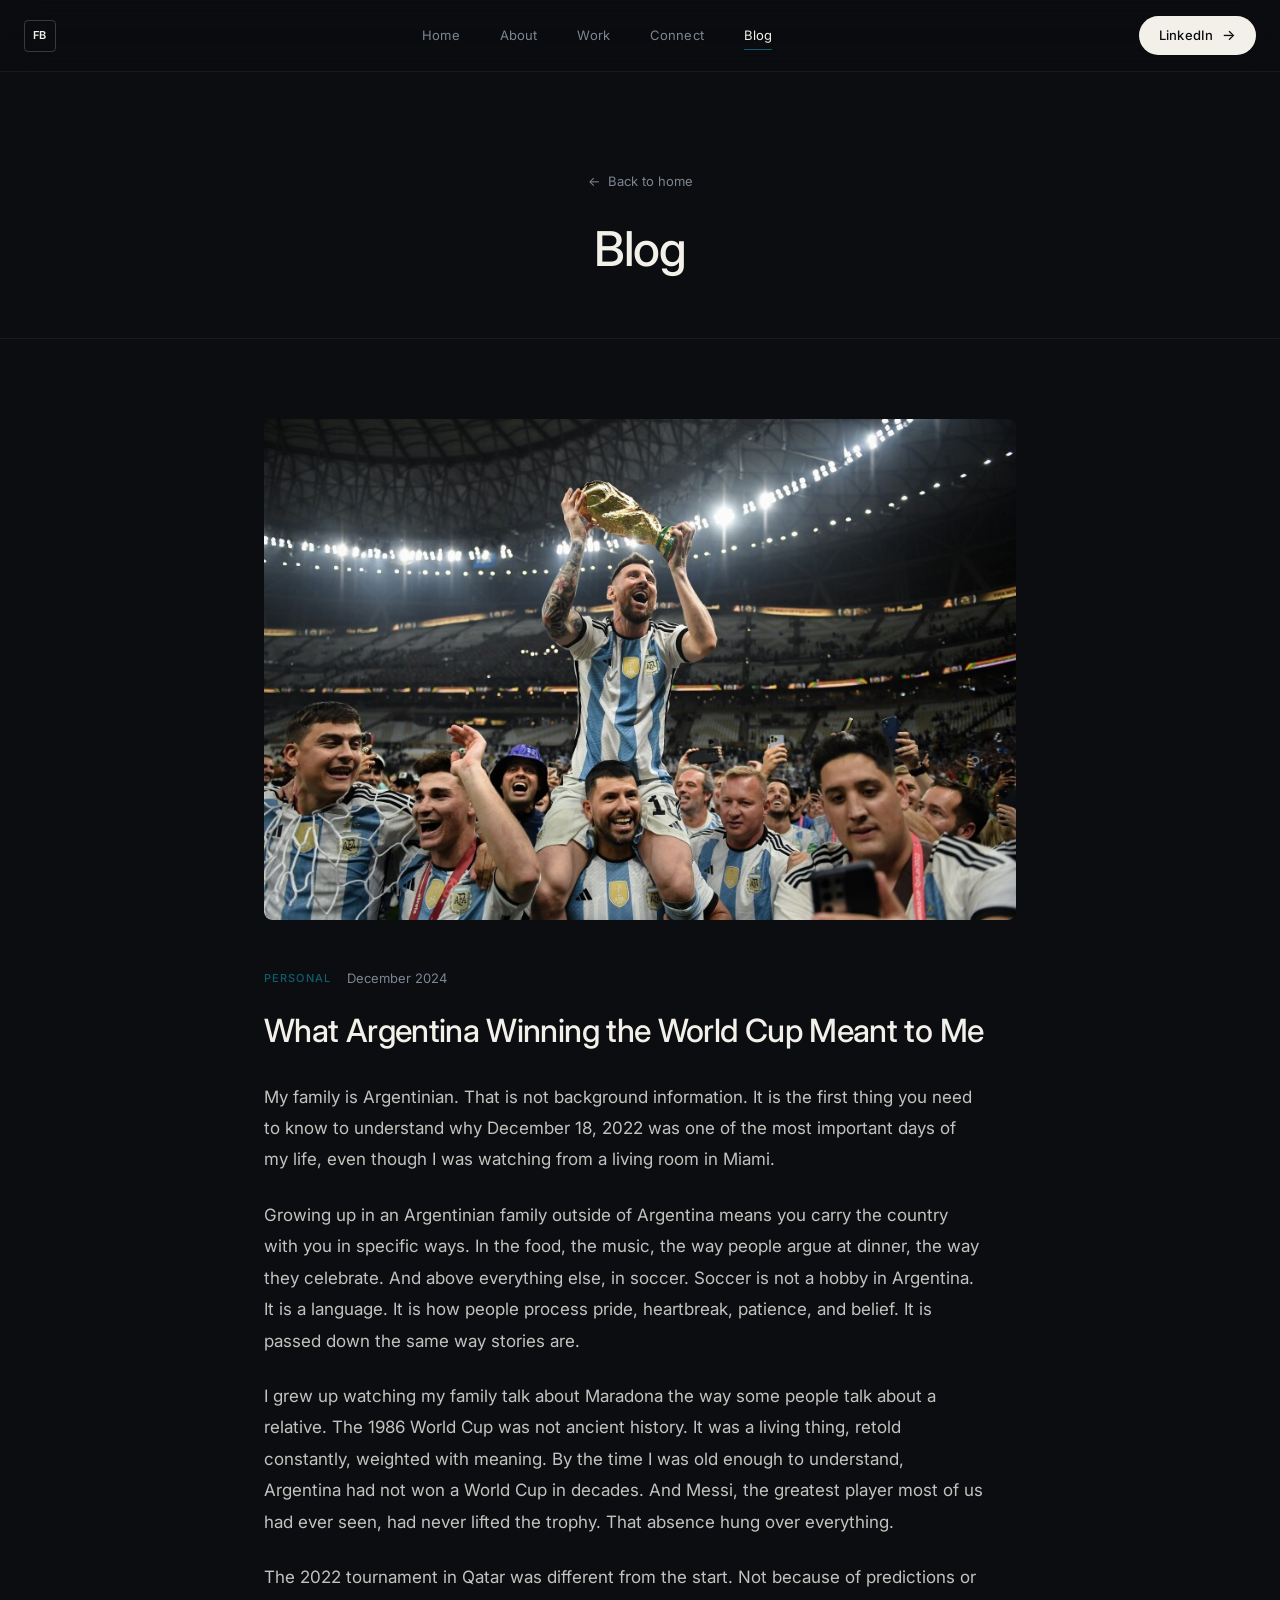
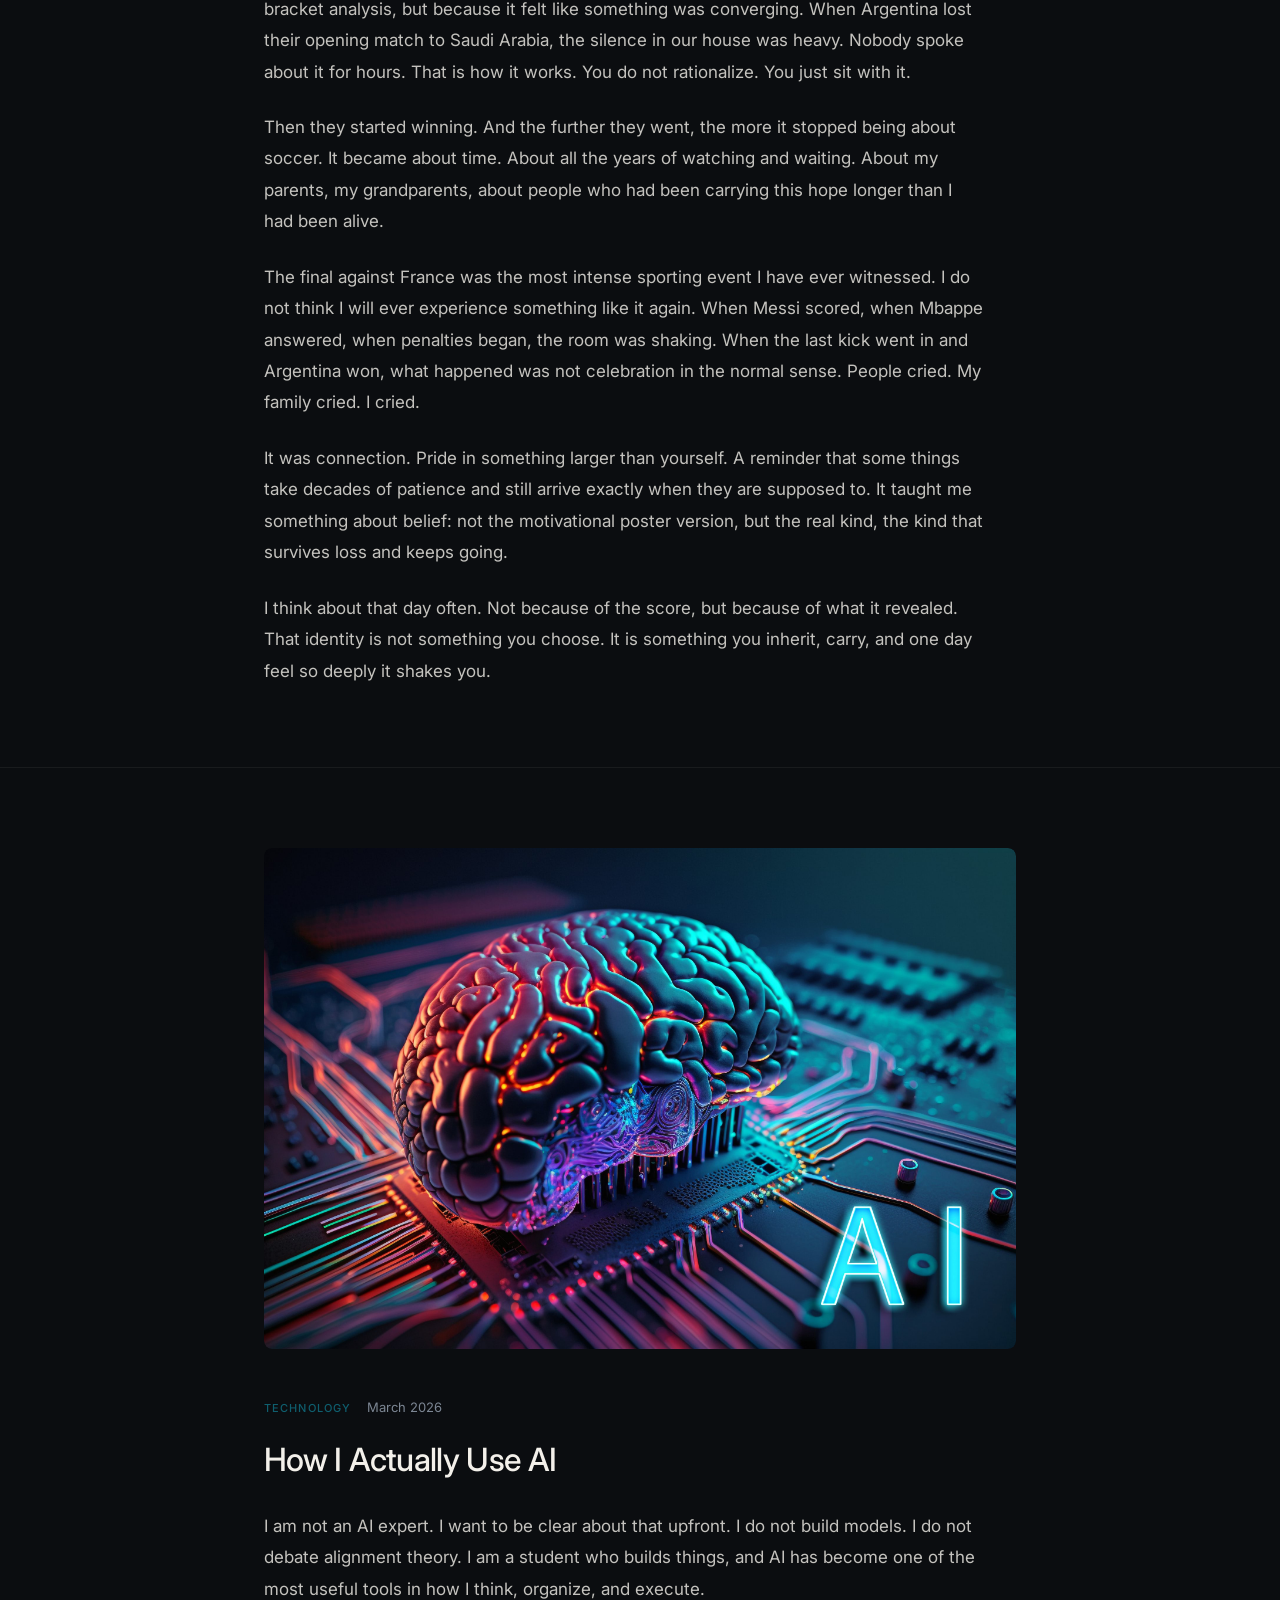
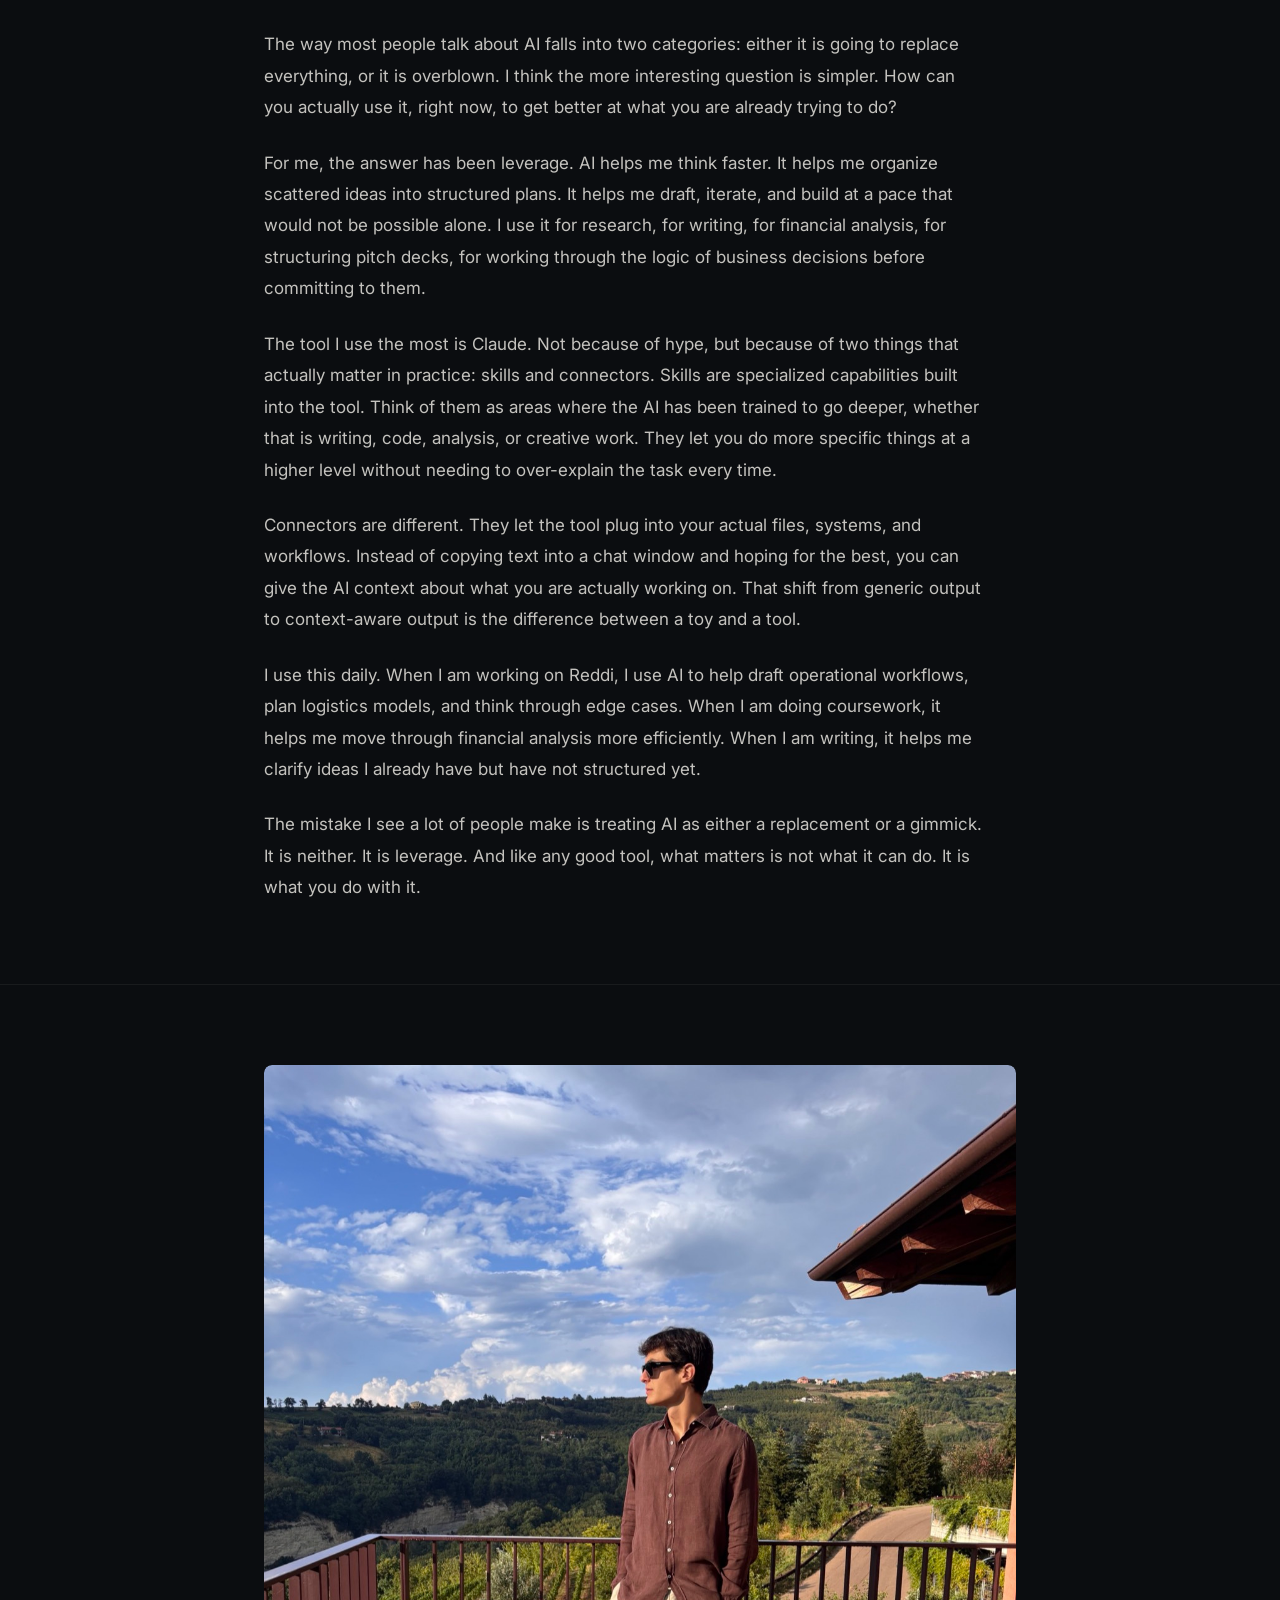
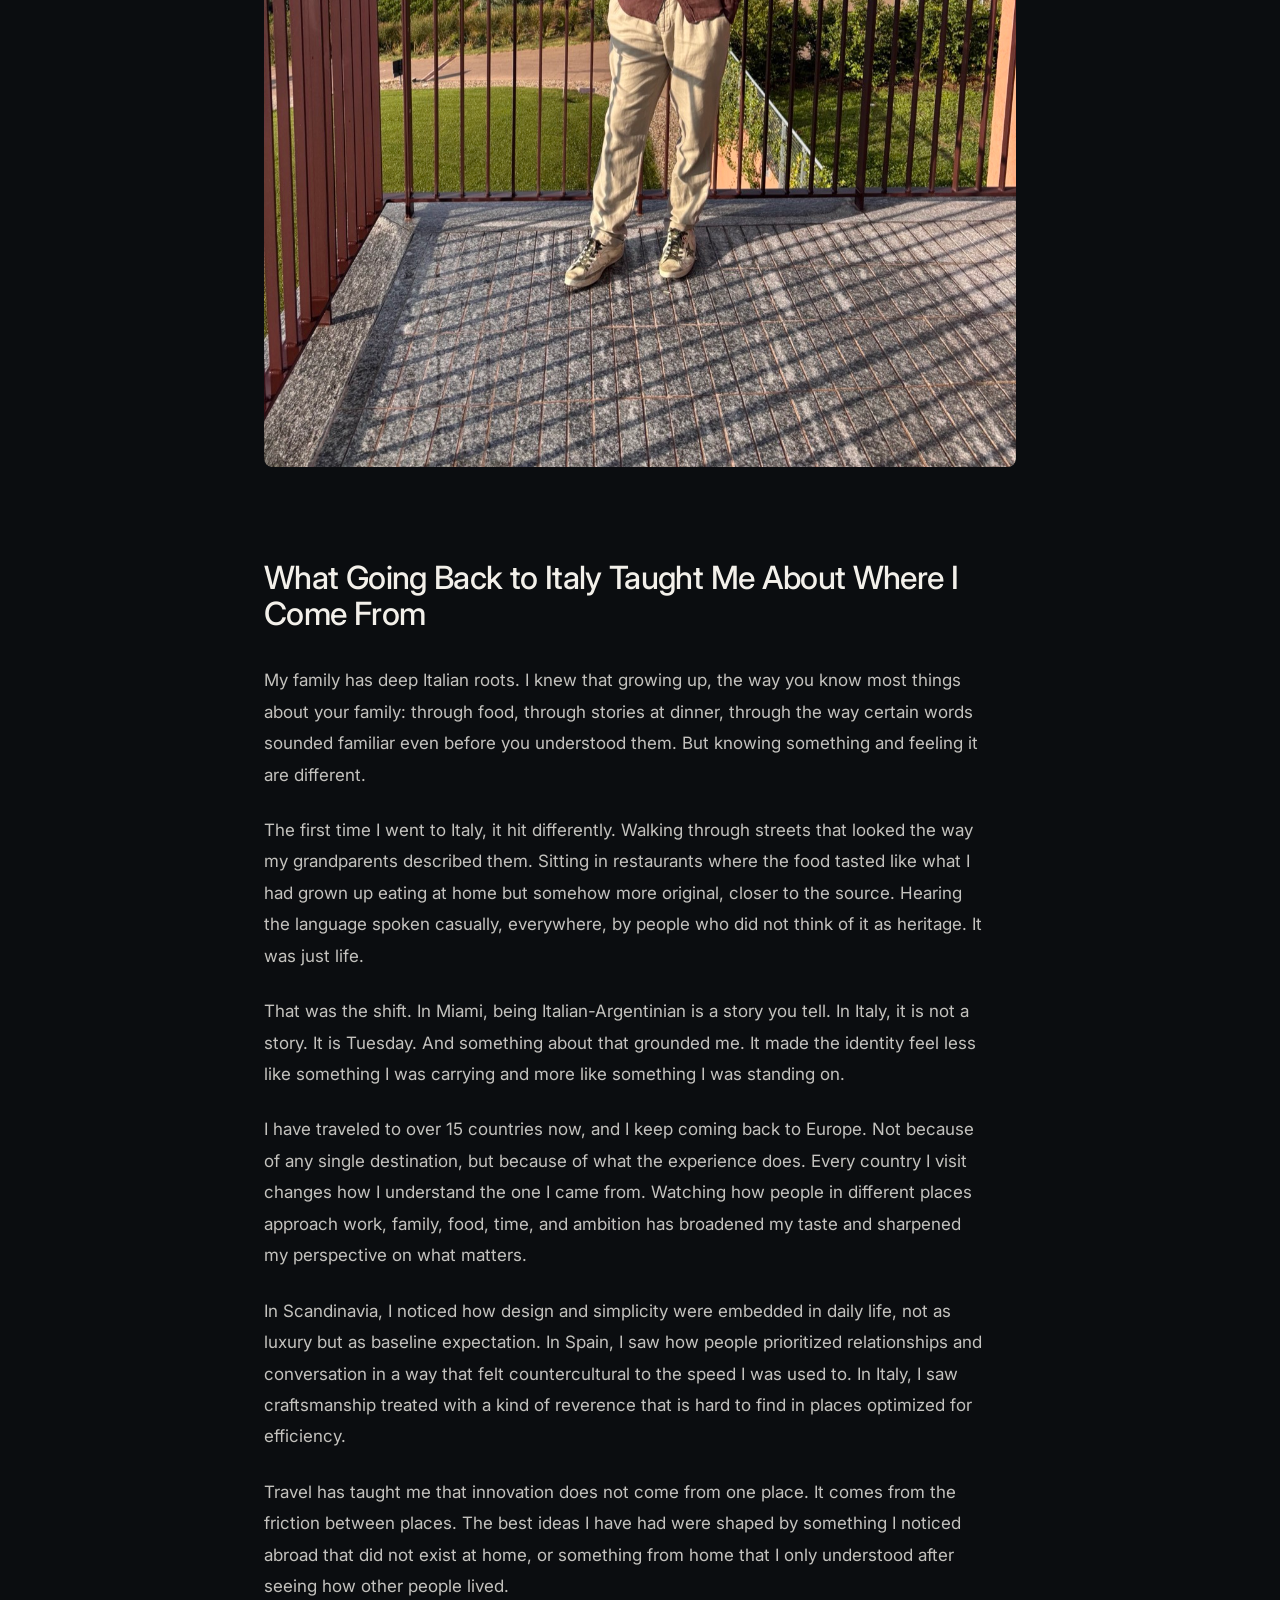
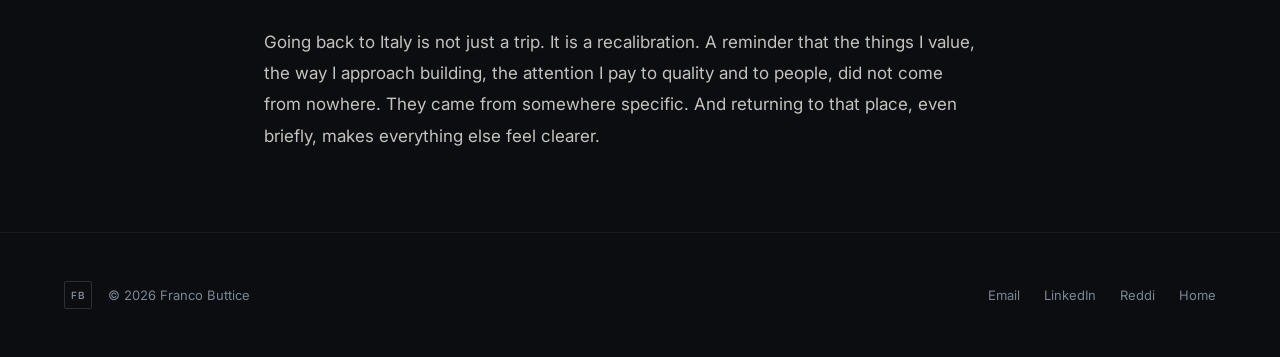
<file: blog.html>
<!DOCTYPE html>
<html lang="en">
<head>
  <meta charset="UTF-8">
  <meta name="viewport" content="width=device-width, initial-scale=1.0">
  <title>Blog - Franco Buttice</title>
  <meta name="description" content="Thoughts on identity, technology, and building. By Franco Buttice.">

  <!-- Favicon -->
  <link rel="icon" type="image/svg+xml" href="data:image/svg+xml,<svg xmlns='http://www.w3.org/2000/svg' viewBox='0 0 32 32'><rect width='32' height='32' rx='4' fill='%230B0D10'/><text x='50%25' y='55%25' dominant-baseline='central' text-anchor='middle' fill='%23F3F0EA' font-family='system-ui' font-size='14' font-weight='600' letter-spacing='0.5'>FB</text></svg>">

  <!-- Fonts -->
  <link rel="preconnect" href="https://fonts.googleapis.com">
  <link rel="preconnect" href="https://fonts.gstatic.com" crossorigin>
  <link href="https://fonts.googleapis.com/css2?family=Inter:wght@300;400;500;600;700&display=swap" rel="stylesheet">

  <!-- Styles -->
  <link rel="stylesheet" href="css/style.css">
</head>
<body>

  <!-- ============ NAVBAR ============ -->
  <nav class="navbar scrolled" role="navigation" aria-label="Main navigation">
    <div class="navbar__inner">
      <a href="index.html" class="navbar__logo">
        <span class="navbar__monogram">FB</span>
      </a>

      <div class="navbar__links">
        <a href="index.html#home" class="navbar__link">Home</a>
        <a href="index.html#about" class="navbar__link">About</a>
        <a href="index.html#work" class="navbar__link">Work</a>
        <a href="index.html#connect" class="navbar__link">Connect</a>
        <a href="blog.html" class="navbar__link active">Blog</a>
      </div>

      <div class="navbar__cta">
        <a href="https://www.linkedin.com/in/francobuttice/" target="_blank" rel="noopener noreferrer" class="btn btn--primary btn--sm">
          LinkedIn <span class="btn-arrow">&rarr;</span>
        </a>
      </div>

      <button class="navbar__toggle" id="navToggle" aria-label="Toggle navigation menu" aria-expanded="false">
        <span></span>
        <span></span>
        <span></span>
      </button>
    </div>

    <div class="navbar__mobile-menu" id="mobileMenu">
      <a href="index.html#home" class="navbar__mobile-link">Home</a>
      <a href="index.html#about" class="navbar__mobile-link">About</a>
      <a href="index.html#work" class="navbar__mobile-link">Work</a>
      <a href="index.html#connect" class="navbar__mobile-link">Connect</a>
      <a href="blog.html" class="navbar__mobile-link active">Blog</a>
      <a href="https://www.linkedin.com/in/francobuttice/" target="_blank" rel="noopener noreferrer" class="btn btn--primary" style="margin-top: 16px;">
        Connect on LinkedIn <span class="btn-arrow">&rarr;</span>
      </a>
    </div>
  </nav>

  <!-- ============ BLOG PAGE ============ -->
  <main class="blog-page section--dark">

    <div class="blog-page__header">
      <div class="container container--narrow">
        <a href="index.html" class="blog-page__back reveal">
          <span>&larr;</span> Back to home
        </a>
        <h1 class="display-lg blog-page__title reveal">Blog</h1>
      </div>
    </div>

    <!-- ===== POST 1: Argentina World Cup ===== -->
    <article class="blog-post" id="post-argentina">
      <div class="container container--narrow">
        <div class="blog-post__hero-image reveal">
          <img src="media/argentina-blog.jpg" alt="Argentina World Cup celebration" loading="lazy">
        </div>
        <div class="blog-post__meta reveal">
          <span class="label-sm blog-post__category">Personal</span>
          <span class="blog-post__date">December 2024</span>
        </div>
        <h2 class="display-md blog-post__title reveal">What Argentina Winning the World Cup Meant to Me</h2>
        <div class="blog-post__body reveal">
          <p>
            My family is Argentinian. That is not background information. It is the first thing you need to know to understand why December 18, 2022 was one of the most important days of my life, even though I was watching from a living room in Miami.
          </p>
          <p>
            Growing up in an Argentinian family outside of Argentina means you carry the country with you in specific ways. In the food, the music, the way people argue at dinner, the way they celebrate. And above everything else, in soccer. Soccer is not a hobby in Argentina. It is a language. It is how people process pride, heartbreak, patience, and belief. It is passed down the same way stories are.
          </p>
          <p>
            I grew up watching my family talk about Maradona the way some people talk about a relative. The 1986 World Cup was not ancient history. It was a living thing, retold constantly, weighted with meaning. By the time I was old enough to understand, Argentina had not won a World Cup in decades. And Messi, the greatest player most of us had ever seen, had never lifted the trophy. That absence hung over everything.
          </p>
          <p>
            The 2022 tournament in Qatar was different from the start. Not because of predictions or bracket analysis, but because it felt like something was converging. When Argentina lost their opening match to Saudi Arabia, the silence in our house was heavy. Nobody spoke about it for hours. That is how it works. You do not rationalize. You just sit with it.
          </p>
          <p>
            Then they started winning. And the further they went, the more it stopped being about soccer. It became about time. About all the years of watching and waiting. About my parents, my grandparents, about people who had been carrying this hope longer than I had been alive.
          </p>
          <p>
            The final against France was the most intense sporting event I have ever witnessed. I do not think I will ever experience something like it again. When Messi scored, when Mbappe answered, when penalties began, the room was shaking. When the last kick went in and Argentina won, what happened was not celebration in the normal sense. People cried. My family cried. I cried.
          </p>
          <p>
            It was connection. Pride in something larger than yourself. A reminder that some things take decades of patience and still arrive exactly when they are supposed to. It taught me something about belief: not the motivational poster version, but the real kind, the kind that survives loss and keeps going.
          </p>
          <p>
            I think about that day often. Not because of the score, but because of what it revealed. That identity is not something you choose. It is something you inherit, carry, and one day feel so deeply it shakes you.
          </p>
        </div>
      </div>
    </article>

    <!-- ===== POST 2: AI ===== -->
    <article class="blog-post" id="post-ai">
      <div class="container container--narrow">
        <div class="blog-post__hero-image reveal">
          <img src="media/ai-blog.jpg" alt="AI and automation" loading="lazy">
        </div>
        <div class="blog-post__meta reveal">
          <span class="label-sm blog-post__category">Technology</span>
          <span class="blog-post__date">March 2026</span>
        </div>
        <h2 class="display-md blog-post__title reveal">How I Actually Use AI</h2>
        <div class="blog-post__body reveal">
          <p>
            I am not an AI expert. I want to be clear about that upfront. I do not build models. I do not debate alignment theory. I am a student who builds things, and AI has become one of the most useful tools in how I think, organize, and execute.
          </p>
          <p>
            The way most people talk about AI falls into two categories: either it is going to replace everything, or it is overblown. I think the more interesting question is simpler. How can you actually use it, right now, to get better at what you are already trying to do?
          </p>
          <p>
            For me, the answer has been leverage. AI helps me think faster. It helps me organize scattered ideas into structured plans. It helps me draft, iterate, and build at a pace that would not be possible alone. I use it for research, for writing, for financial analysis, for structuring pitch decks, for working through the logic of business decisions before committing to them.
          </p>
          <p>
            The tool I use the most is Claude. Not because of hype, but because of two things that actually matter in practice: skills and connectors. Skills are specialized capabilities built into the tool. Think of them as areas where the AI has been trained to go deeper, whether that is writing, code, analysis, or creative work. They let you do more specific things at a higher level without needing to over-explain the task every time.
          </p>
          <p>
            Connectors are different. They let the tool plug into your actual files, systems, and workflows. Instead of copying text into a chat window and hoping for the best, you can give the AI context about what you are actually working on. That shift from generic output to context-aware output is the difference between a toy and a tool.
          </p>
          <p>
            I use this daily. When I am working on Reddi, I use AI to help draft operational workflows, plan logistics models, and think through edge cases. When I am doing coursework, it helps me move through financial analysis more efficiently. When I am writing, it helps me clarify ideas I already have but have not structured yet.
          </p>
          <p>
            The mistake I see a lot of people make is treating AI as either a replacement or a gimmick. It is neither. It is leverage. And like any good tool, what matters is not what it can do. It is what you do with it.
          </p>
        </div>
      </div>
    </article>

    <!-- ===== POST 3: Italy / Europe / Travel ===== -->
    <article class="blog-post" id="post-italy">
      <div class="container container--narrow">
        <div class="blog-post__hero-image reveal">
          <img src="media/italy-blog.jpg" alt="Franco in Italy" loading="lazy">
        </div>
        <div class="blog-post__meta reveal">
          <span class="label-sm blog-post__category">Travel &amp; Identity</span>
          <span class="blog-post__date">January 2026</span>
        </div>
        <h2 class="display-md blog-post__title reveal">What Going Back to Italy Taught Me About Where I Come From</h2>
        <div class="blog-post__body reveal">
          <p>
            My family has deep Italian roots. I knew that growing up, the way you know most things about your family: through food, through stories at dinner, through the way certain words sounded familiar even before you understood them. But knowing something and feeling it are different.
          </p>
          <p>
            The first time I went to Italy, it hit differently. Walking through streets that looked the way my grandparents described them. Sitting in restaurants where the food tasted like what I had grown up eating at home but somehow more original, closer to the source. Hearing the language spoken casually, everywhere, by people who did not think of it as heritage. It was just life.
          </p>
          <p>
            That was the shift. In Miami, being Italian-Argentinian is a story you tell. In Italy, it is not a story. It is Tuesday. And something about that grounded me. It made the identity feel less like something I was carrying and more like something I was standing on.
          </p>
          <p>
            I have traveled to over 15 countries now, and I keep coming back to Europe. Not because of any single destination, but because of what the experience does. Every country I visit changes how I understand the one I came from. Watching how people in different places approach work, family, food, time, and ambition has broadened my taste and sharpened my perspective on what matters.
          </p>
          <p>
            In Scandinavia, I noticed how design and simplicity were embedded in daily life, not as luxury but as baseline expectation. In Spain, I saw how people prioritized relationships and conversation in a way that felt countercultural to the speed I was used to. In Italy, I saw craftsmanship treated with a kind of reverence that is hard to find in places optimized for efficiency.
          </p>
          <p>
            Travel has taught me that innovation does not come from one place. It comes from the friction between places. The best ideas I have had were shaped by something I noticed abroad that did not exist at home, or something from home that I only understood after seeing how other people lived.
          </p>
          <p>
            Going back to Italy is not just a trip. It is a recalibration. A reminder that the things I value, the way I approach building, the attention I pay to quality and to people, did not come from nowhere. They came from somewhere specific. And returning to that place, even briefly, makes everything else feel clearer.
          </p>
        </div>
      </div>
    </article>

  </main>

  <!-- ============ FOOTER ============ -->
  <footer class="footer">
    <div class="container">
      <div class="footer__inner">
        <div class="footer__left">
          <span class="footer__monogram">FB</span>
          <span class="footer__copy">&copy; 2026 Franco Buttice</span>
        </div>
        <div class="footer__links">
          <a href="mailto:francobuttice@miami.edu" class="footer__link">Email</a>
          <a href="https://www.linkedin.com/in/francobuttice/" target="_blank" rel="noopener noreferrer" class="footer__link">LinkedIn</a>
          <a href="https://reddi.delivery" target="_blank" rel="noopener noreferrer" class="footer__link">Reddi</a>
          <a href="index.html" class="footer__link">Home</a>
        </div>
      </div>
    </div>
  </footer>

  <script src="js/main.js"></script>
</body>
</html>
</file>
<file: css/style.css>
/* ============================================
   FRANCO BUTTICE - PERSONAL BRAND WEBSITE
   Design System & Core Styles
   ============================================ */

/* --- Custom Properties --- */
:root {
  /* Palette */
  --obsidian: #0B0D10;
  --graphite: #1A1F27;
  --bone: #F3F0EA;
  --steel: #7C8693;
  --petrol: #0F5E6E;
  --petrol-light: #137d94;
  --petrol-glow: rgba(15, 94, 110, 0.15);
  --white: #FFFFFF;
  --black: #000000;

  /* Semantic */
  --bg-dark: var(--obsidian);
  --bg-dark-elevated: var(--graphite);
  --bg-light: var(--bone);
  --text-primary-light: #1a1a1a;
  --text-secondary-light: var(--steel);
  --text-primary-dark: var(--bone);
  --text-secondary-dark: var(--steel);
  --accent: var(--petrol);
  --accent-hover: var(--petrol-light);

  /* Typography */
  --font-display: 'Inter', -apple-system, BlinkMacSystemFont, 'Segoe UI', sans-serif;
  --font-body: 'Inter', -apple-system, BlinkMacSystemFont, 'Segoe UI', sans-serif;
  --font-mono: 'JetBrains Mono', 'SF Mono', 'Fira Code', monospace;

  /* Spacing (8px base) */
  --space-1: 4px;
  --space-2: 8px;
  --space-3: 12px;
  --space-4: 16px;
  --space-5: 20px;
  --space-6: 24px;
  --space-7: 32px;
  --space-8: 40px;
  --space-9: 48px;
  --space-10: 56px;
  --space-11: 64px;
  --space-12: 80px;
  --space-13: 96px;
  --space-14: 120px;

  /* Layout */
  --container-max: 1200px;
  --container-narrow: 800px;
  --container-wide: 1400px;

  /* Radius */
  --radius-sm: 2px;
  --radius-md: 4px;
  --radius-lg: 8px;
  --radius-pill: 100px;

  /* Transitions */
  --ease-out: cubic-bezier(0.16, 1, 0.3, 1);
  --ease-in-out: cubic-bezier(0.65, 0, 0.35, 1);
  --duration-fast: 150ms;
  --duration-normal: 300ms;
  --duration-slow: 500ms;

  /* Navbar */
  --nav-height: 72px;
}

/* --- Reset --- */
*,
*::before,
*::after {
  margin: 0;
  padding: 0;
  box-sizing: border-box;
}

html {
  scroll-behavior: smooth;
  -webkit-text-size-adjust: 100%;
  font-size: 16px;
}

body {
  font-family: var(--font-body);
  background: var(--bg-dark);
  color: var(--text-primary-dark);
  line-height: 1.6;
  -webkit-font-smoothing: antialiased;
  -moz-osx-font-smoothing: grayscale;
  overflow-x: hidden;
}

img {
  max-width: 100%;
  height: auto;
  display: block;
}

a {
  color: inherit;
  text-decoration: none;
}

button {
  font-family: inherit;
  cursor: pointer;
  border: none;
  background: none;
}

ul, ol {
  list-style: none;
}

/* --- Typography --- */
.display-xl {
  font-size: clamp(2.5rem, 6vw, 4.5rem);
  font-weight: 500;
  line-height: 0.95;
  letter-spacing: -0.04em;
}

.display-lg {
  font-size: clamp(2rem, 4vw, 3rem);
  font-weight: 500;
  line-height: 1.05;
  letter-spacing: -0.03em;
}

.display-md {
  font-size: clamp(1.5rem, 3vw, 2rem);
  font-weight: 500;
  line-height: 1.15;
  letter-spacing: -0.02em;
}

.heading-lg {
  font-size: clamp(1.25rem, 2vw, 1.5rem);
  font-weight: 600;
  line-height: 1.3;
  letter-spacing: -0.01em;
}

.heading-md {
  font-size: 1.125rem;
  font-weight: 600;
  line-height: 1.4;
}

.body-lg {
  font-size: 1.125rem;
  font-weight: 400;
  line-height: 1.7;
}

.body-md {
  font-size: 1rem;
  font-weight: 400;
  line-height: 1.7;
}

.body-sm {
  font-size: 0.875rem;
  font-weight: 400;
  line-height: 1.6;
}

.label {
  font-size: 0.75rem;
  font-weight: 500;
  letter-spacing: 0.08em;
  text-transform: uppercase;
  line-height: 1.3;
}

.label-sm {
  font-size: 0.6875rem;
  font-weight: 500;
  letter-spacing: 0.1em;
  text-transform: uppercase;
  line-height: 1.3;
}

/* --- Layout --- */
.container {
  width: 100%;
  max-width: var(--container-max);
  margin: 0 auto;
  padding: 0 var(--space-6);
}

.container--narrow {
  max-width: var(--container-narrow);
}

.container--wide {
  max-width: var(--container-wide);
}

.section {
  padding: var(--space-14) 0;
  position: relative;
}

.section--dark {
  background: var(--bg-dark);
  color: var(--text-primary-dark);
}

.section--light {
  background: var(--bg-light);
  color: var(--text-primary-light);
}

/* --- Buttons --- */
.btn {
  display: inline-flex;
  align-items: center;
  justify-content: center;
  gap: var(--space-2);
  padding: 12px 28px;
  font-size: 0.875rem;
  font-weight: 500;
  letter-spacing: 0.02em;
  border-radius: var(--radius-pill);
  transition: all var(--duration-normal) var(--ease-out);
  white-space: nowrap;
}

.btn--primary {
  background: var(--bone);
  color: var(--obsidian);
}

.btn--primary:hover {
  background: var(--white);
  transform: translateY(-1px);
}

.btn--accent {
  background: var(--accent);
  color: var(--white);
}

.btn--accent:hover {
  background: var(--accent-hover);
  transform: translateY(-1px);
}

.btn--ghost {
  background: transparent;
  color: var(--bone);
  border: 1px solid rgba(243, 240, 234, 0.25);
}

.btn--ghost:hover {
  border-color: rgba(243, 240, 234, 0.5);
  background: rgba(243, 240, 234, 0.05);
}

.btn--ghost-dark {
  background: transparent;
  color: var(--obsidian);
  border: 1px solid rgba(11, 13, 16, 0.2);
}

.btn--ghost-dark:hover {
  border-color: rgba(11, 13, 16, 0.4);
  background: rgba(11, 13, 16, 0.03);
}

.btn--sm {
  padding: 8px 20px;
  font-size: 0.8125rem;
}

.btn .btn-arrow {
  transition: transform var(--duration-normal) var(--ease-out);
  font-size: 1.1em;
}

.btn:hover .btn-arrow {
  transform: translateX(3px);
}

/* --- Navbar --- */
.navbar {
  position: fixed;
  top: 0;
  left: 0;
  right: 0;
  z-index: 1000;
  height: var(--nav-height);
  display: flex;
  align-items: center;
  transition: all var(--duration-normal) var(--ease-out);
  background: transparent;
}

.navbar.scrolled {
  background: rgba(11, 13, 16, 0.92);
  backdrop-filter: blur(20px);
  -webkit-backdrop-filter: blur(20px);
  border-bottom: 1px solid rgba(243, 240, 234, 0.06);
}

.navbar__inner {
  display: flex;
  align-items: center;
  justify-content: space-between;
  width: 100%;
  max-width: var(--container-wide);
  margin: 0 auto;
  padding: 0 var(--space-6);
}

.navbar__logo {
  font-size: 1.125rem;
  font-weight: 600;
  letter-spacing: -0.02em;
  color: var(--bone);
  display: flex;
  align-items: center;
  gap: var(--space-3);
}

.navbar__monogram {
  width: 32px;
  height: 32px;
  display: flex;
  align-items: center;
  justify-content: center;
  border: 1px solid rgba(243, 240, 234, 0.2);
  border-radius: var(--radius-md);
  font-size: 0.6875rem;
  font-weight: 600;
  letter-spacing: 0.05em;
  color: var(--bone);
}

.navbar__links {
  display: flex;
  align-items: center;
  gap: var(--space-8);
}

.navbar__link {
  font-size: 0.8125rem;
  font-weight: 400;
  color: var(--steel);
  letter-spacing: 0.01em;
  transition: color var(--duration-fast) var(--ease-out);
  position: relative;
}

.navbar__link::after {
  content: '';
  position: absolute;
  bottom: -4px;
  left: 0;
  width: 0;
  height: 1px;
  background: var(--accent);
  transition: width var(--duration-normal) var(--ease-out);
}

.navbar__link:hover,
.navbar__link.active {
  color: var(--bone);
}

.navbar__link.active::after {
  width: 100%;
}

.navbar__cta {
  display: flex;
  align-items: center;
  gap: var(--space-4);
}

/* Mobile menu */
.navbar__toggle {
  display: none;
  flex-direction: column;
  gap: 5px;
  width: 24px;
  cursor: pointer;
  z-index: 1001;
}

.navbar__toggle span {
  display: block;
  width: 100%;
  height: 1.5px;
  background: var(--bone);
  transition: all var(--duration-normal) var(--ease-out);
  transform-origin: center;
}

.navbar__toggle.open span:nth-child(1) {
  transform: rotate(45deg) translateY(4.6px);
}

.navbar__toggle.open span:nth-child(2) {
  opacity: 0;
}

.navbar__toggle.open span:nth-child(3) {
  transform: rotate(-45deg) translateY(-4.6px);
}

.navbar__mobile-menu {
  display: none;
  position: fixed;
  top: 0;
  left: 0;
  right: 0;
  bottom: 0;
  background: rgba(11, 13, 16, 0.97);
  backdrop-filter: blur(30px);
  -webkit-backdrop-filter: blur(30px);
  z-index: 999;
  flex-direction: column;
  align-items: center;
  justify-content: center;
  gap: var(--space-8);
  opacity: 0;
  transition: opacity var(--duration-normal) var(--ease-out);
}

.navbar__mobile-menu.open {
  display: flex;
  opacity: 1;
}

.navbar__mobile-link {
  font-size: 1.5rem;
  font-weight: 500;
  color: var(--bone);
  letter-spacing: -0.01em;
  opacity: 0.7;
  transition: opacity var(--duration-fast);
}

.navbar__mobile-link:hover,
.navbar__mobile-link.active {
  opacity: 1;
}

/* --- Hero --- */
.hero {
  min-height: 100dvh;
  display: flex;
  align-items: center;
  justify-content: center;
  position: relative;
  overflow: hidden;
  background: var(--bg-dark);
}

.hero__canvas {
  position: absolute;
  top: 0;
  left: 0;
  width: 100%;
  height: 100%;
  z-index: 1;
}

.hero__content {
  position: relative;
  z-index: 2;
  text-align: center;
  max-width: 900px;
  padding: 0 var(--space-6);
}

.hero__name {
  font-size: clamp(2.25rem, 5.5vw, 4.25rem);
  font-weight: 500;
  letter-spacing: -0.04em;
  line-height: 0.95;
  color: var(--bone);
  margin-bottom: var(--space-7);
  opacity: 0;
}

.hero__headline {
  font-size: clamp(1rem, 2vw, 1.25rem);
  font-weight: 400;
  line-height: 1.7;
  color: var(--steel);
  max-width: 600px;
  margin: 0 auto var(--space-9);
  opacity: 0;
}

.hero__cta {
  opacity: 0;
  display: flex;
  align-items: center;
  justify-content: center;
  gap: var(--space-4);
}

.hero__scroll-hint {
  position: absolute;
  bottom: var(--space-8);
  left: 50%;
  transform: translateX(-50%);
  z-index: 2;
  opacity: 0;
  display: flex;
  flex-direction: column;
  align-items: center;
  gap: var(--space-2);
}

.hero__scroll-line {
  width: 1px;
  height: 40px;
  background: linear-gradient(to bottom, var(--steel), transparent);
  animation: scrollPulse 2s var(--ease-in-out) infinite;
}

@keyframes scrollPulse {
  0%, 100% { opacity: 0.3; transform: scaleY(0.6); }
  50% { opacity: 0.8; transform: scaleY(1); }
}

/* --- About --- */
.about {
  background: var(--bg-light);
  color: var(--text-primary-light);
}

.about__header {
  margin-bottom: var(--space-12);
}

.about__label {
  color: var(--accent);
  margin-bottom: var(--space-4);
}

.about__grid {
  display: grid;
  grid-template-columns: 1fr 1fr;
  gap: var(--space-11);
  align-items: start;
}

.about__text {
  display: flex;
  flex-direction: column;
  gap: var(--space-7);
}

.about__bio {
  font-size: 1.125rem;
  line-height: 1.8;
  color: var(--text-primary-light);
}

.about__details {
  display: flex;
  flex-direction: column;
  gap: var(--space-5);
}

.about__detail-item {
  display: flex;
  gap: var(--space-4);
  align-items: flex-start;
}

.about__detail-marker {
  width: 3px;
  height: 3px;
  background: var(--accent);
  border-radius: 50%;
  margin-top: 10px;
  flex-shrink: 0;
}

.about__detail-text {
  font-size: 0.9375rem;
  line-height: 1.7;
  color: #4a4a4a;
}

.about__media {
  display: flex;
  flex-direction: column;
  gap: var(--space-6);
}

.about__image-placeholder {
  width: 100%;
  border-radius: var(--radius-lg);
  overflow: hidden;
  position: relative;
  line-height: 0;
  max-height: 520px;
  display: flex;
  align-items: center;
  justify-content: center;
}

.about__image-placeholder img {
  width: 100%;
  max-height: 520px;
  display: block;
  border-radius: var(--radius-lg);
  object-fit: contain;
}

.about__placeholder-label {
  font-size: 0.75rem;
  font-weight: 500;
  letter-spacing: 0.1em;
  text-transform: uppercase;
  color: var(--steel);
  position: absolute;
}

/* Intro Video */
.about__video {
  margin-top: var(--space-9);
  line-height: 0;
}

/* --- Work --- */
.work {
  background: var(--bg-dark);
  color: var(--text-primary-dark);
}

.work__header {
  margin-bottom: var(--space-12);
}

.work__label {
  color: var(--accent);
  margin-bottom: var(--space-4);
}

.work__entries {
  display: flex;
  flex-direction: column;
  gap: var(--space-14);
}

.work__entry {
  display: grid;
  grid-template-columns: 1fr 1fr;
  gap: var(--space-11);
  align-items: center;
}

.work__entry:nth-child(even) {
  direction: rtl;
}

.work__entry:nth-child(even) > * {
  direction: ltr;
}

.work__entry-visual {
  width: 100%;
  background: var(--bg-dark-elevated);
  border: 1px solid rgba(243, 240, 234, 0.06);
  border-radius: var(--radius-lg);
  overflow: hidden;
  display: flex;
  align-items: center;
  justify-content: center;
  padding: var(--space-7);
  aspect-ratio: 4/3;
}

.work__entry-visual img {
  max-width: 100%;
  max-height: 100%;
  width: auto;
  height: auto;
  object-fit: contain;
  display: block;
  border-radius: var(--radius-md);
}

.work__entry-content {
  display: flex;
  flex-direction: column;
  gap: var(--space-5);
}

.work__entry-tag {
  color: var(--accent);
}

.work__entry-name {
  color: var(--bone);
}

.work__entry-desc {
  color: var(--steel);
  font-size: 0.9375rem;
  line-height: 1.7;
}

.work__entry-role {
  font-size: 0.8125rem;
  font-weight: 500;
  color: var(--bone);
  opacity: 0.7;
}

.work__entry-summary {
  font-size: 0.9375rem;
  line-height: 1.7;
  color: var(--steel);
}

.work__entry-link {
  display: inline-flex;
  align-items: center;
  gap: var(--space-2);
  font-size: 0.8125rem;
  font-weight: 500;
  color: var(--accent);
  transition: color var(--duration-fast);
}

.work__entry-link:hover {
  color: var(--accent-hover);
}

.work__entry-link svg {
  width: 14px;
  height: 14px;
  transition: transform var(--duration-fast);
}

.work__entry-link:hover svg {
  transform: translate(2px, -2px);
}

/* Small entry (BTY) */
.work__entry--small {
  grid-template-columns: 1fr;
  max-width: 700px;
  padding: var(--space-7);
  background: var(--bg-dark-elevated);
  border-radius: var(--radius-md);
  border: 1px solid rgba(243, 240, 234, 0.06);
}

.work__entry--small .work__entry-content {
  gap: var(--space-3);
}

/* --- Connect --- */
.connect {
  background: var(--bg-light);
  color: var(--text-primary-light);
  padding: var(--space-14) 0;
}

.connect__inner {
  text-align: center;
  max-width: 600px;
  margin: 0 auto;
}

.connect__label {
  color: var(--accent);
  margin-bottom: var(--space-4);
}

.connect__headline {
  margin-bottom: var(--space-6);
}

.connect__subtext {
  color: #5a5a5a;
  margin-bottom: var(--space-9);
  font-size: 1.0625rem;
  line-height: 1.7;
}

.connect__links {
  display: flex;
  align-items: center;
  justify-content: center;
  gap: var(--space-6);
  flex-wrap: wrap;
}

.connect__link {
  display: inline-flex;
  align-items: center;
  gap: var(--space-2);
  font-size: 0.875rem;
  font-weight: 500;
  color: var(--text-primary-light);
  padding: 12px 24px;
  border: 1px solid rgba(11, 13, 16, 0.15);
  border-radius: var(--radius-pill);
  transition: all var(--duration-normal) var(--ease-out);
}

.connect__link:hover {
  border-color: var(--accent);
  color: var(--accent);
  transform: translateY(-1px);
}

.connect__link svg {
  width: 16px;
  height: 16px;
}

/* --- Blog Preview --- */
.blog-preview {
  background: var(--bg-dark);
  color: var(--text-primary-dark);
}

.blog-preview__header {
  margin-bottom: var(--space-12);
}

.blog-preview__label {
  color: var(--accent);
  margin-bottom: var(--space-4);
}

.blog-preview__grid {
  display: grid;
  grid-template-columns: 1fr 1fr;
  gap: var(--space-7);
  margin-bottom: var(--space-11);
}

.blog-preview__featured {
  grid-column: 1 / -1;
}

.blog-card {
  background: var(--bg-dark-elevated);
  border-radius: var(--radius-md);
  border: 1px solid rgba(243, 240, 234, 0.06);
  overflow: hidden;
  transition: all var(--duration-normal) var(--ease-out);
}

.blog-card:hover {
  border-color: rgba(243, 240, 234, 0.12);
  transform: translateY(-2px);
}

.blog-card__image {
  width: 100%;
  overflow: hidden;
  position: relative;
  line-height: 0;
}

.blog-card__image img {
  width: 100%;
  height: auto;
  display: block;
}

.blog-card__body {
  padding: var(--space-6);
}

.blog-card__tag {
  color: var(--accent);
  margin-bottom: var(--space-3);
}

.blog-card__title {
  color: var(--bone);
  margin-bottom: var(--space-3);
}

.blog-card__excerpt {
  color: var(--steel);
  font-size: 0.9375rem;
  line-height: 1.7;
  margin-bottom: var(--space-5);
}

.blog-card__read {
  font-size: 0.8125rem;
  font-weight: 500;
  color: var(--accent);
  display: inline-flex;
  align-items: center;
  gap: var(--space-2);
  transition: color var(--duration-fast);
}

.blog-card__read:hover {
  color: var(--accent-hover);
}

/* Small blog cards */
.blog-card--small .blog-card__image img {
  width: 100%;
  height: auto;
}

.blog-card--small .blog-card__body {
  padding: var(--space-5);
}

/* Blog CTA */
.blog-preview__cta {
  text-align: center;
  position: relative;
  padding: var(--space-11) 0 0;
}

.blog-preview__cta::before {
  content: '';
  position: absolute;
  top: 0;
  left: 50%;
  transform: translateX(-50%);
  width: 200px;
  height: 1px;
  background: linear-gradient(to right, transparent, rgba(243, 240, 234, 0.1), transparent);
}

/* --- Footer --- */
.footer {
  background: var(--bg-dark);
  border-top: 1px solid rgba(243, 240, 234, 0.06);
  padding: var(--space-9) 0;
}

.footer__inner {
  display: flex;
  align-items: center;
  justify-content: space-between;
}

.footer__left {
  display: flex;
  align-items: center;
  gap: var(--space-4);
}

.footer__monogram {
  width: 28px;
  height: 28px;
  display: flex;
  align-items: center;
  justify-content: center;
  border: 1px solid rgba(243, 240, 234, 0.15);
  border-radius: var(--radius-sm);
  font-size: 0.625rem;
  font-weight: 600;
  letter-spacing: 0.05em;
  color: var(--steel);
}

.footer__copy {
  font-size: 0.8125rem;
  color: var(--steel);
}

.footer__links {
  display: flex;
  gap: var(--space-6);
}

.footer__link {
  font-size: 0.8125rem;
  color: var(--steel);
  transition: color var(--duration-fast);
}

.footer__link:hover {
  color: var(--bone);
}

/* --- Blog Page --- */
.blog-page {
  padding-top: var(--nav-height);
}

.blog-page__header {
  padding: var(--space-13) 0 var(--space-11);
  text-align: center;
}

.blog-page__back {
  display: inline-flex;
  align-items: center;
  gap: var(--space-2);
  font-size: 0.8125rem;
  color: var(--steel);
  margin-bottom: var(--space-7);
  transition: color var(--duration-fast);
}

.blog-page__back:hover {
  color: var(--bone);
}

.blog-page__title {
  color: var(--bone);
}

.blog-post {
  padding: var(--space-12) 0;
  border-top: 1px solid rgba(243, 240, 234, 0.06);
}

.blog-post__hero-image {
  width: 100%;
  border-radius: var(--radius-lg);
  margin-bottom: var(--space-9);
  overflow: hidden;
  line-height: 0;
}

.blog-post__hero-image img {
  width: 100%;
  height: auto;
  display: block;
  border-radius: var(--radius-lg);
}

.blog-post__meta {
  display: flex;
  align-items: center;
  gap: var(--space-4);
  margin-bottom: var(--space-6);
}

.blog-post__date {
  font-size: 0.8125rem;
  color: var(--steel);
}

.blog-post__category {
  color: var(--accent);
}

.blog-post__title {
  color: var(--bone);
  margin-bottom: var(--space-7);
}

.blog-post__body {
  max-width: 720px;
}

.blog-post__body p {
  font-size: 1.0625rem;
  line-height: 1.85;
  color: rgba(243, 240, 234, 0.8);
  margin-bottom: var(--space-6);
}

.blog-post__body p:last-child {
  margin-bottom: 0;
}

/* --- Reveal Animations --- */
.reveal {
  opacity: 0;
  transform: translateY(30px);
  transition: opacity 0.7s var(--ease-out), transform 0.7s var(--ease-out);
}

.reveal.visible {
  opacity: 1;
  transform: translateY(0);
}

.reveal-delay-1 { transition-delay: 0.1s; }
.reveal-delay-2 { transition-delay: 0.2s; }
.reveal-delay-3 { transition-delay: 0.3s; }
.reveal-delay-4 { transition-delay: 0.4s; }

/* Staggered children */
.stagger-children .reveal {
  transition-delay: calc(var(--child-index, 0) * 0.1s);
}

/* --- Responsive --- */
@media (max-width: 1024px) {
  .about__grid {
    grid-template-columns: 1fr;
    gap: var(--space-9);
  }

  .work__entry {
    grid-template-columns: 1fr;
    gap: var(--space-7);
  }

  .work__entry:nth-child(even) {
    direction: ltr;
  }

  .section {
    padding: var(--space-13) 0;
  }
}

@media (max-width: 768px) {
  :root {
    --nav-height: 64px;
  }

  .navbar__links,
  .navbar__cta {
    display: none;
  }

  .navbar__toggle {
    display: flex;
  }

  .section {
    padding: var(--space-12) 0;
  }

  .blog-preview__grid {
    grid-template-columns: 1fr;
  }

  .footer__inner {
    flex-direction: column;
    gap: var(--space-5);
    text-align: center;
  }

  .footer__links {
    flex-wrap: wrap;
    justify-content: center;
  }

  .connect__links {
    flex-direction: column;
    align-items: stretch;
  }

  .connect__link {
    justify-content: center;
  }
}

@media (max-width: 480px) {
  .container {
    padding: 0 var(--space-5);
  }

  .hero__name {
    font-size: clamp(2rem, 10vw, 2.75rem);
  }

  .hero__cta {
    flex-direction: column;
    width: 100%;
    padding: 0 var(--space-4);
  }

  .hero__cta .btn {
    width: 100%;
  }

  .section {
    padding: var(--space-11) 0;
  }
}

/* --- Reduced Motion --- */
@media (prefers-reduced-motion: reduce) {
  *,
  *::before,
  *::after {
    animation-duration: 0.01ms !important;
    animation-iteration-count: 1 !important;
    transition-duration: 0.01ms !important;
  }

  html {
    scroll-behavior: auto;
  }

  .reveal {
    opacity: 1;
    transform: none;
    transition: none;
  }

  .hero__scroll-line {
    animation: none;
    opacity: 0.5;
  }
}

/* --- Utility --- */
.sr-only {
  position: absolute;
  width: 1px;
  height: 1px;
  padding: 0;
  margin: -1px;
  overflow: hidden;
  clip: rect(0, 0, 0, 0);
  white-space: nowrap;
  border: 0;
}

.text-accent {
  color: var(--accent);
}

.text-steel {
  color: var(--steel);
}

.text-bone {
  color: var(--bone);
}

.mb-0 { margin-bottom: 0; }
.mt-auto { margin-top: auto; }
</file>
